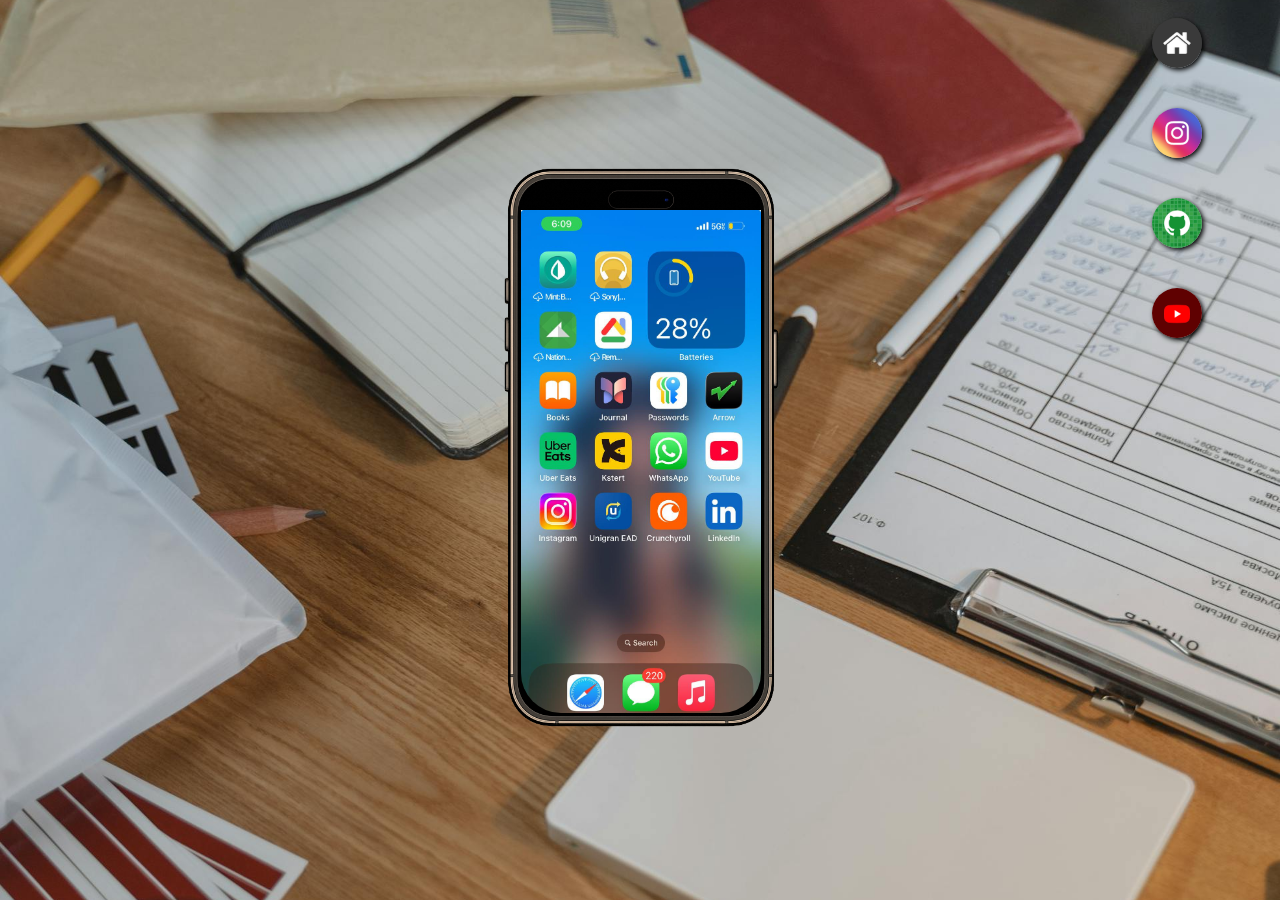
<file: index.html>
<!DOCTYPE html>
<html lang="en">
<head>
    <meta charset="UTF-8">
    <meta name="viewport" content="width=device-width, initial-scale=1.0">
    <title>Social project</title>
    <link rel="stylesheet" href="style/style.css">
</head>
<body>
    <section>
        <div id="iphone">
            <iframe name="frame" src="sites.extras/home.html" frameborder="0" width="500px" height="300px">

        </iframe>
        </div> 
        <div id="instagram" >
            <a href="sites.extras/insta.html"target="frame">
                <img class="logo" src="imagens/logo-instagram.jpg" alt="instagram" >
            </a>
        </div>  
        <div id="youtube" >
            <a href="sites.extras/youtube.html" target="frame">
                <img class="logo" src="imagens/logo-youtube.jpg" alt="instagram" >
            </a>
        </div>
        <div id="home" >
            <a href="sites.extras/home.html"
            target="frame">
                <img class="logo" src="imagens/logo-home.jpg" alt="instagram" >
            </a>
        </div>
        <div id="github" >
            <a href="sites.extras/github.html"   
            target="frame">
                <img class="logo" src="imagens/logo-github.jpg" alt="instagram" >
            </a>
        </div>     
    </section>   
</body>
</html>
</file>
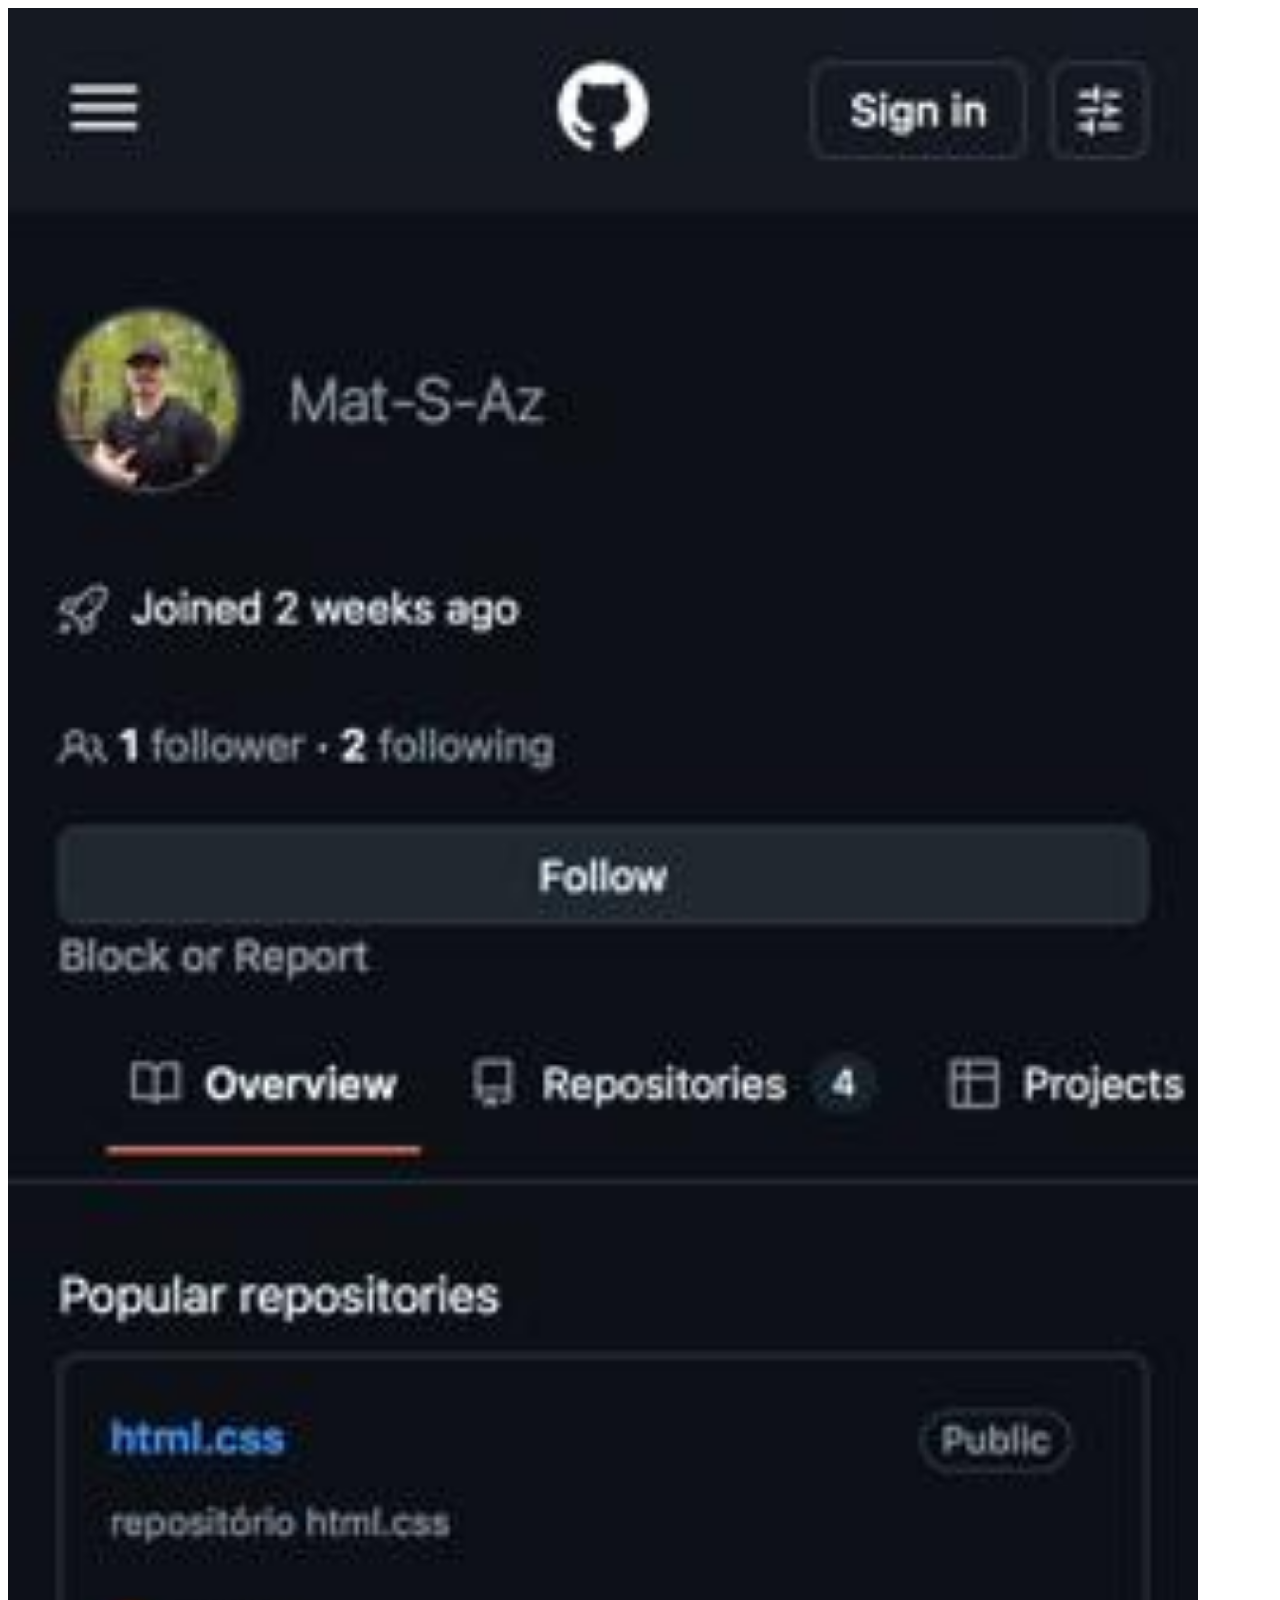
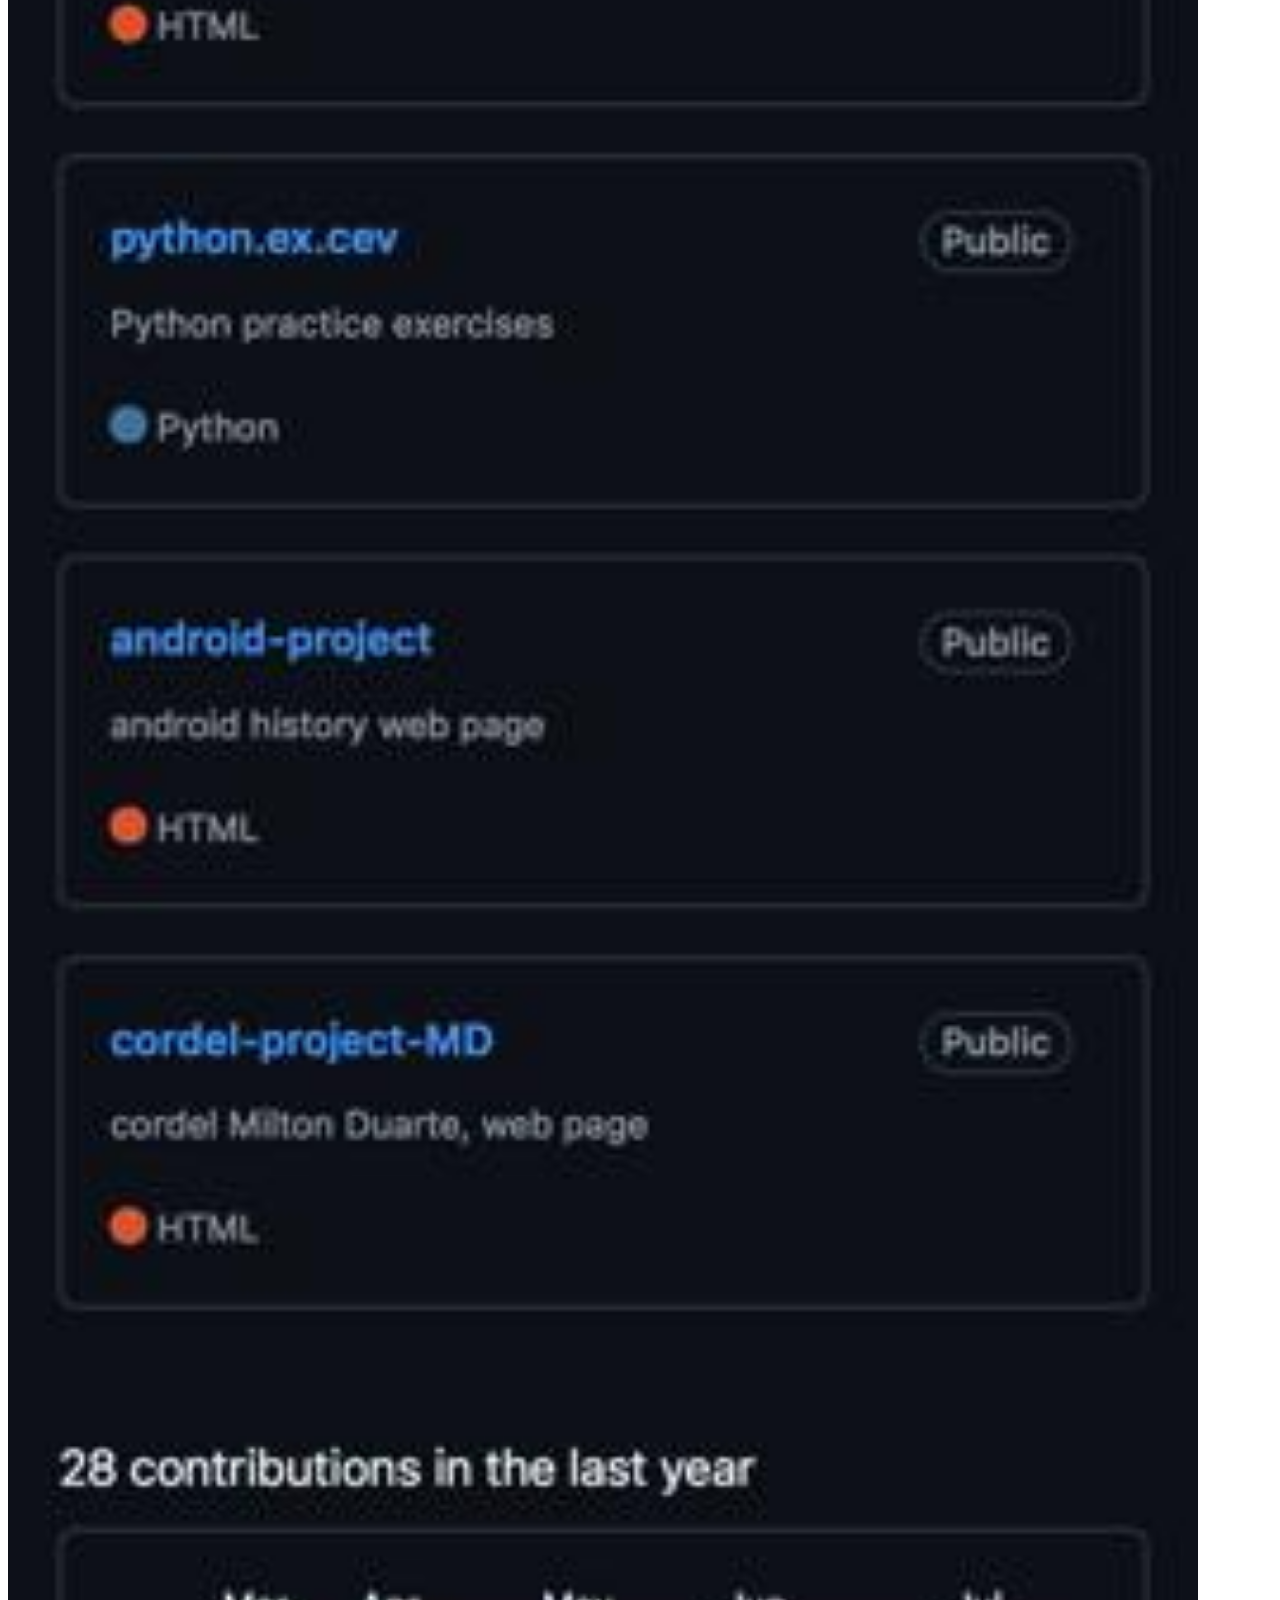
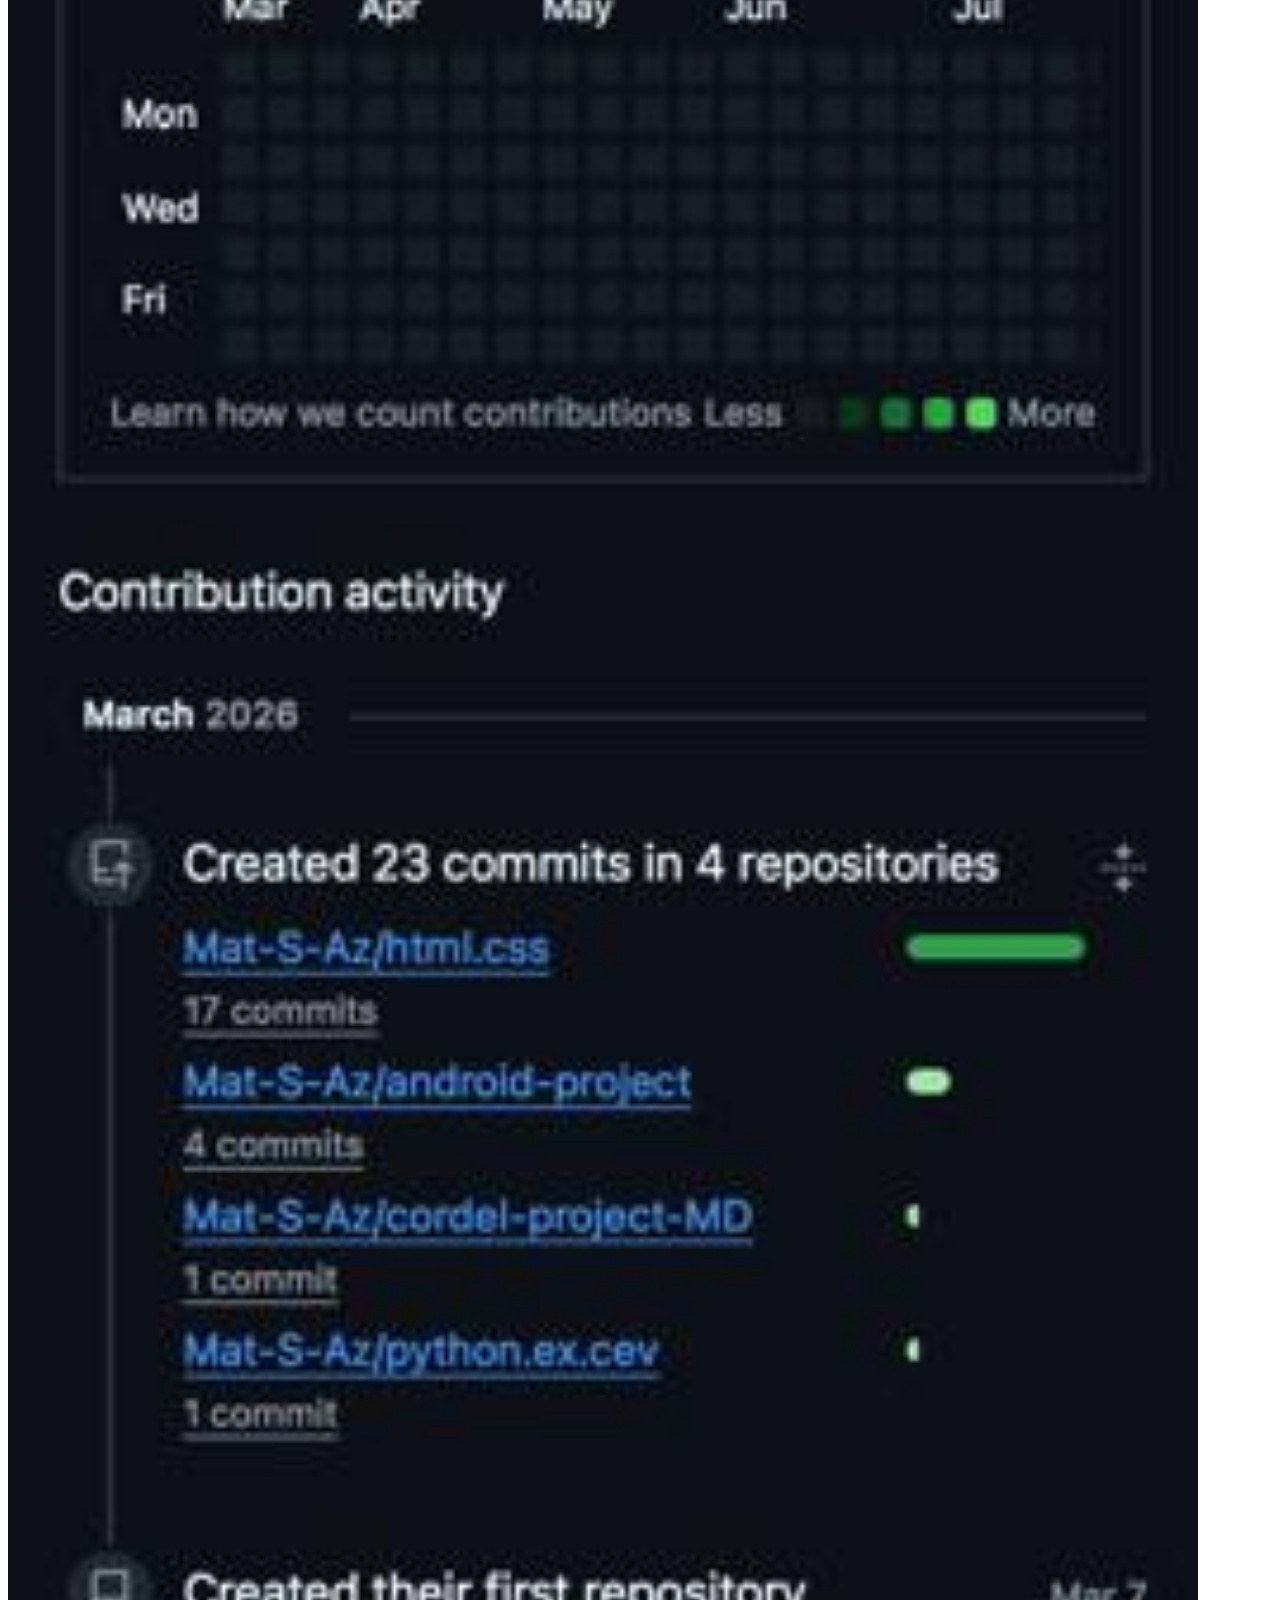
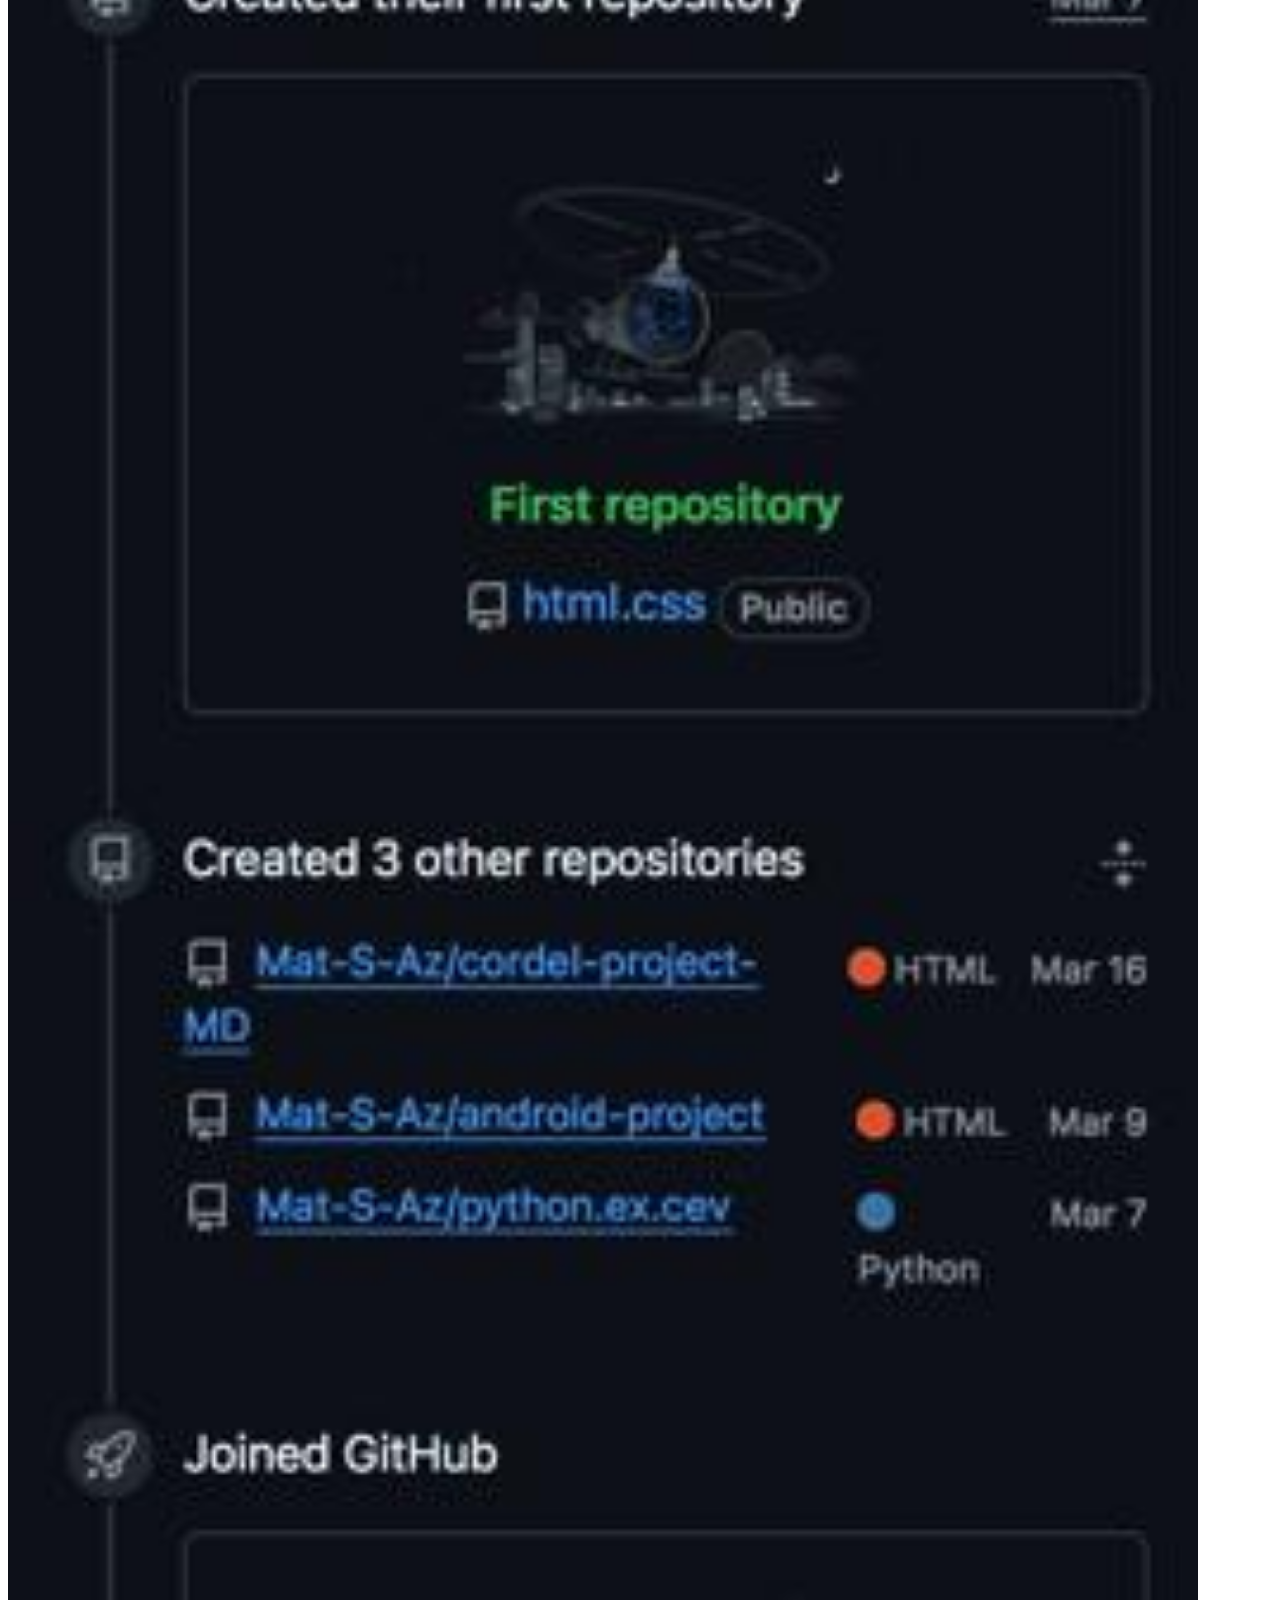
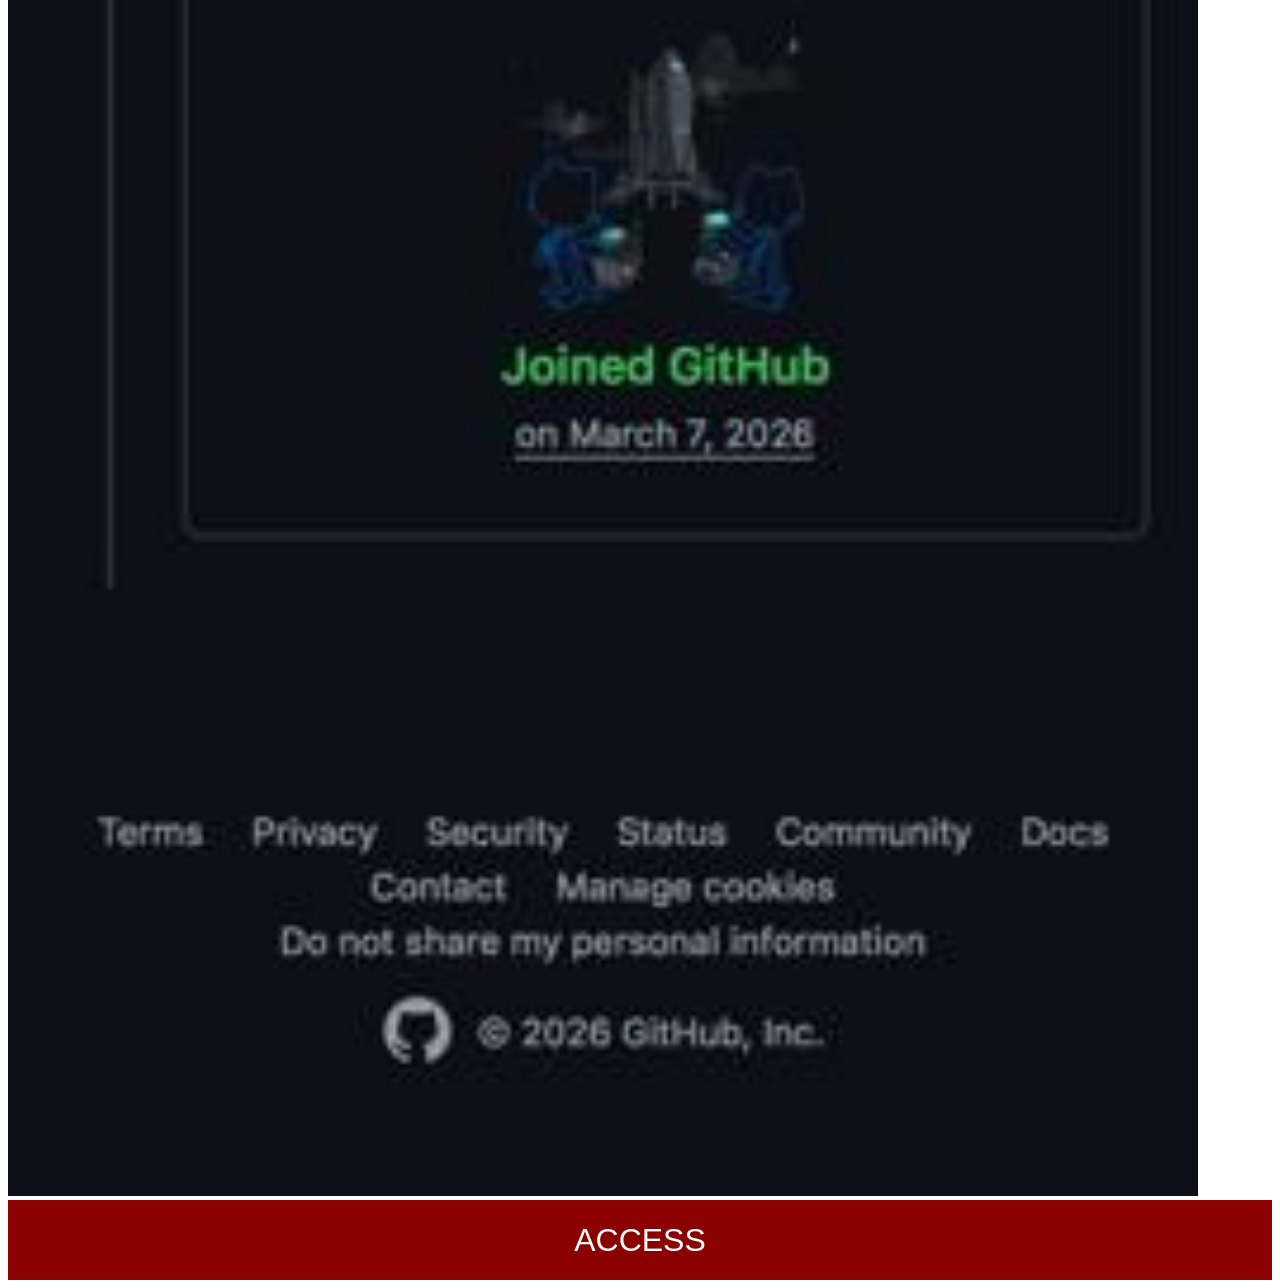
<file: sites.extras/github.html>
<!DOCTYPE html>
<html lang="en">
<head>
    <meta charset="UTF-8">
    <meta name="viewport" content="width=device-width, initial-scale=1.0">
    <title>github page</title>
    <style>
        
            
        
        img {
            width: 93vw;
            padding: 0%;
            margin: 0%;
        }

        /* Esconde a barra no Chrome, Edge, Safari */
        ::-webkit-scrollbar {
             display: none;
        }

/* Garante que o conteúdo ainda role */
        html, body {
        overflow-y: scroll;
        }

        a {
            display: flex;
            background-color: darkred;
            padding: 0%;
            margin: 0%;
            height: 80px;
            align-items: center;
            justify-content: center;
            color: white;
            text-decoration: none;
            font-family: 'Gill Sans', 'Gill Sans MT', Calibri, 'Trebuchet MS', sans-serif;
            font-size: 200%;


        }

        
    </style>
</head>

<body>
    <img src="../imagens/github.jpeg" alt="instagram">
    <a href="https://github.com/Mat-S-Az" target="_blank">ACCESS</a>
   

</body>

</html>
</file>
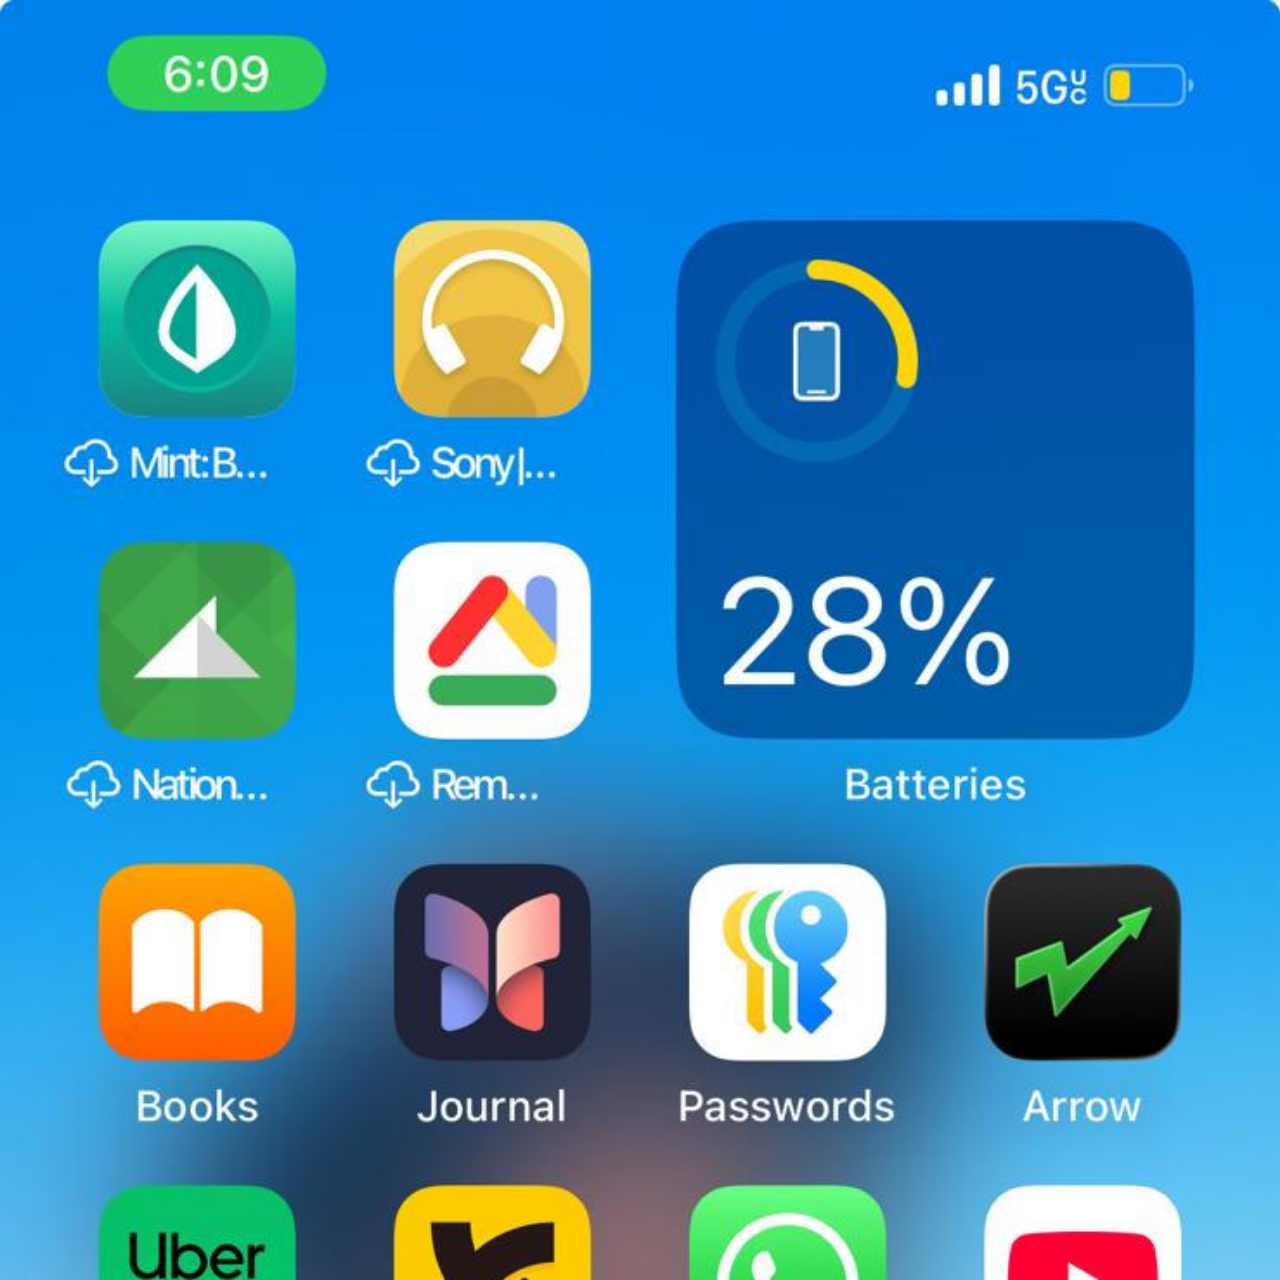
<file: sites.extras/home.html>
<!DOCTYPE html>
<html lang="en">
<head>
    <meta charset="UTF-8">
    <meta name="viewport" content="width=device-width, initial-scale=1.0">
    <title>home</title>

    <style>
        * {
            margin: 0px;
            padding: 0px;
        }
        body {
            background-image: url(../imagens/tela-padrao.jpg);
            background-size: cover;
            height: 100vw;
            width: 100vw;
            background-repeat: no-repeat;
            background-position: top center;
            
        }
    </style>
</head>
<body>
    
</body>
</html>
</file>
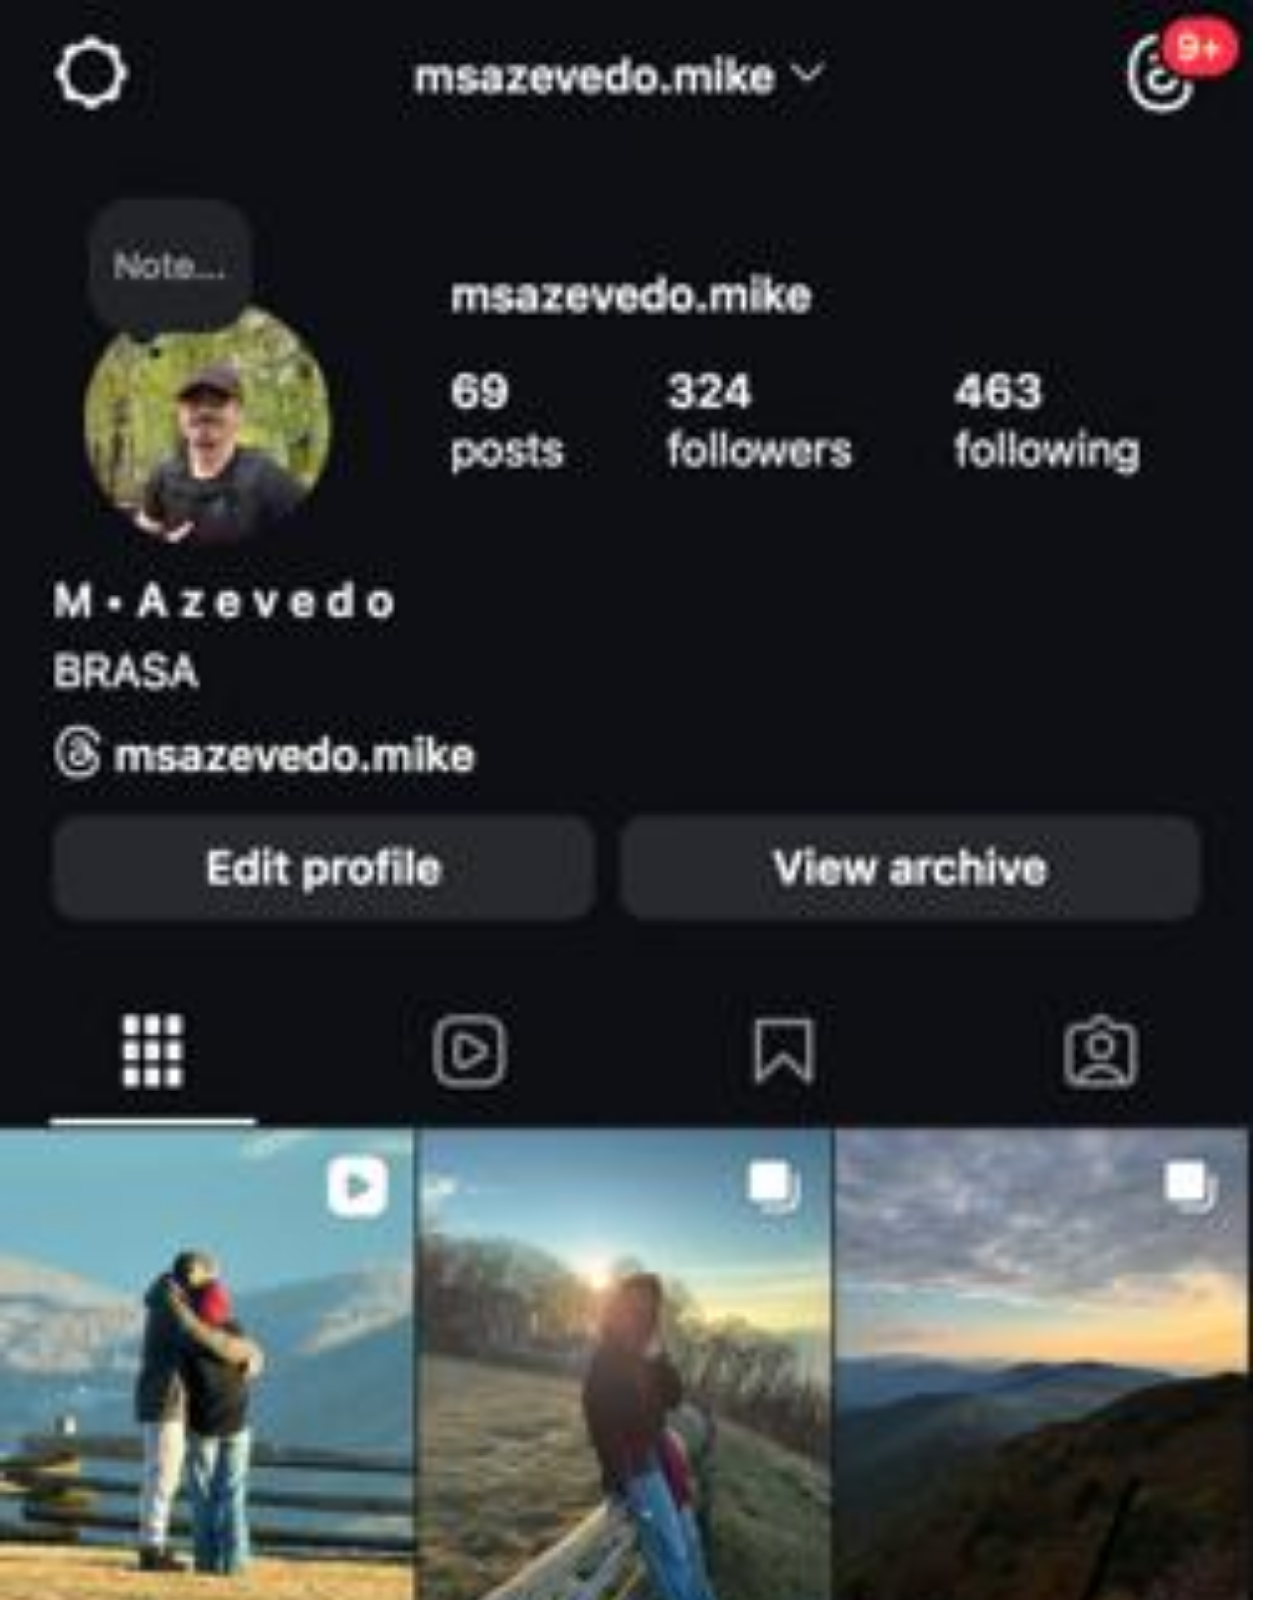
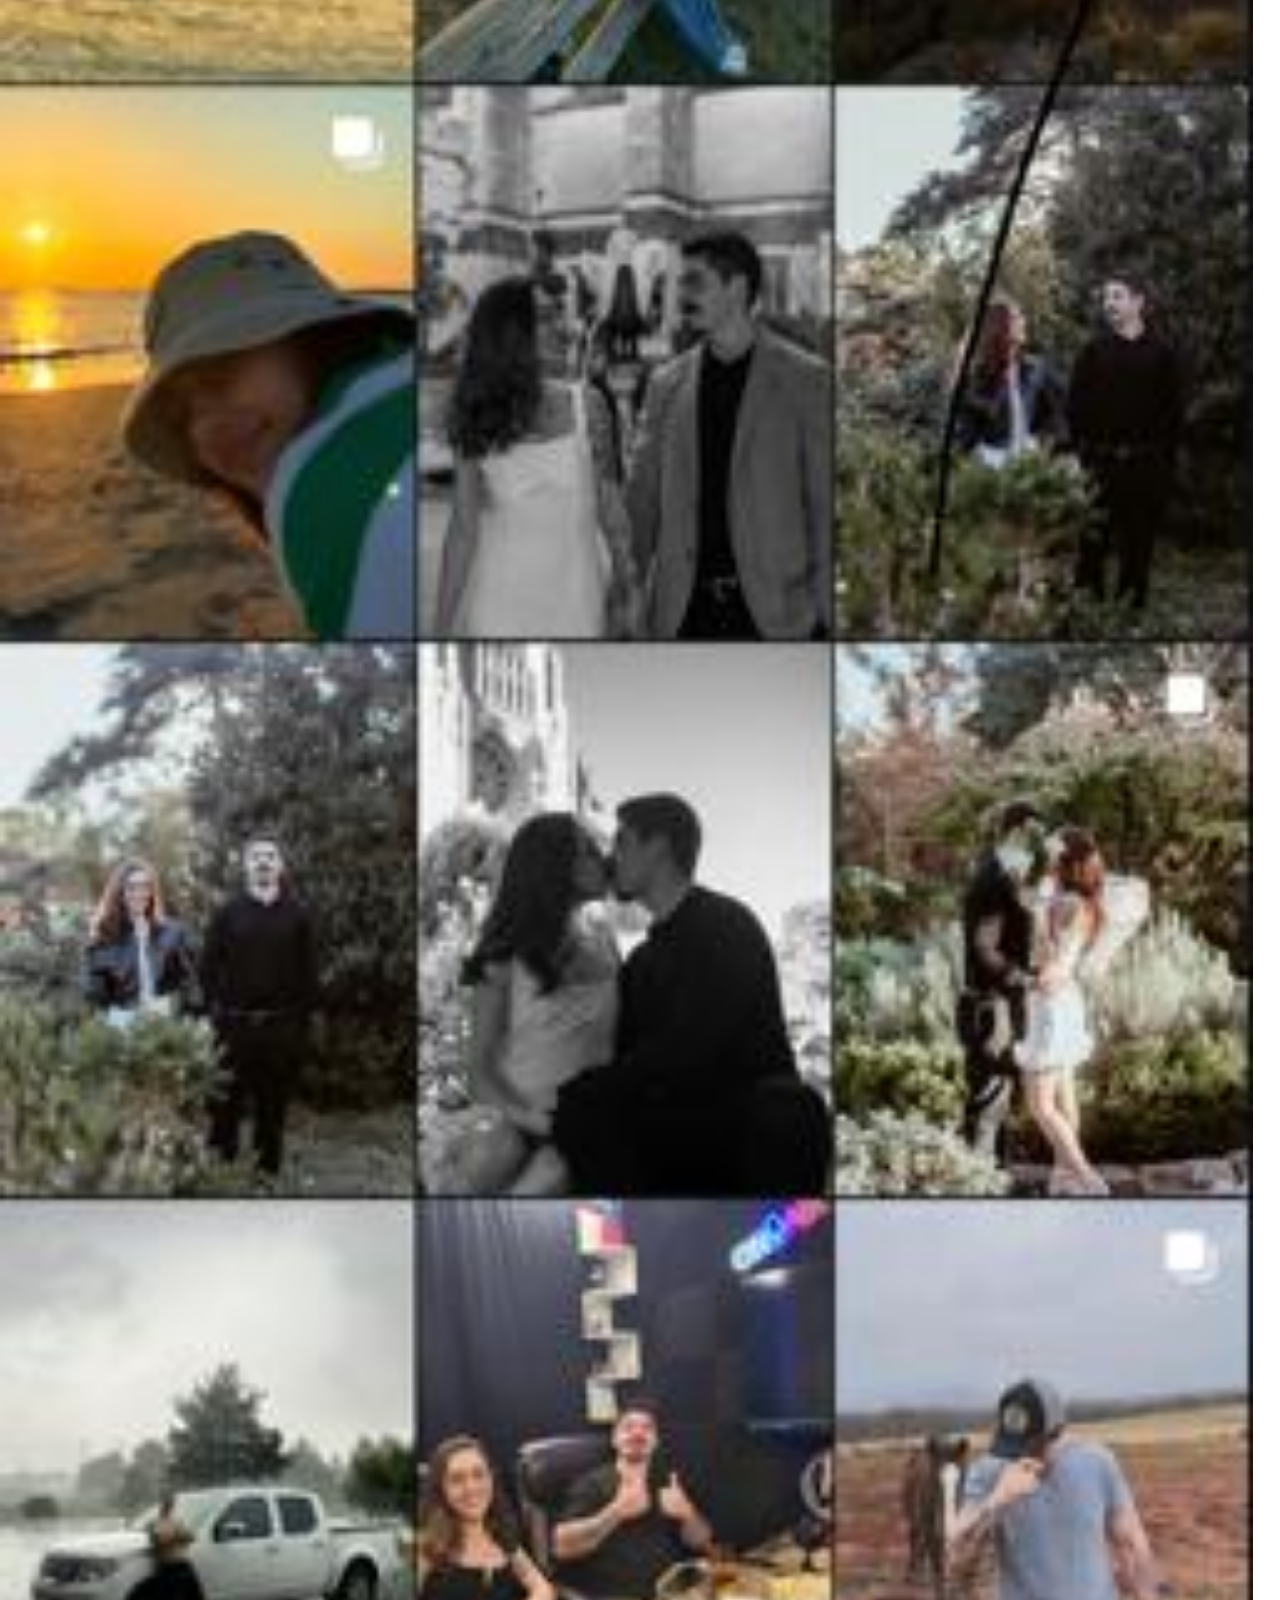
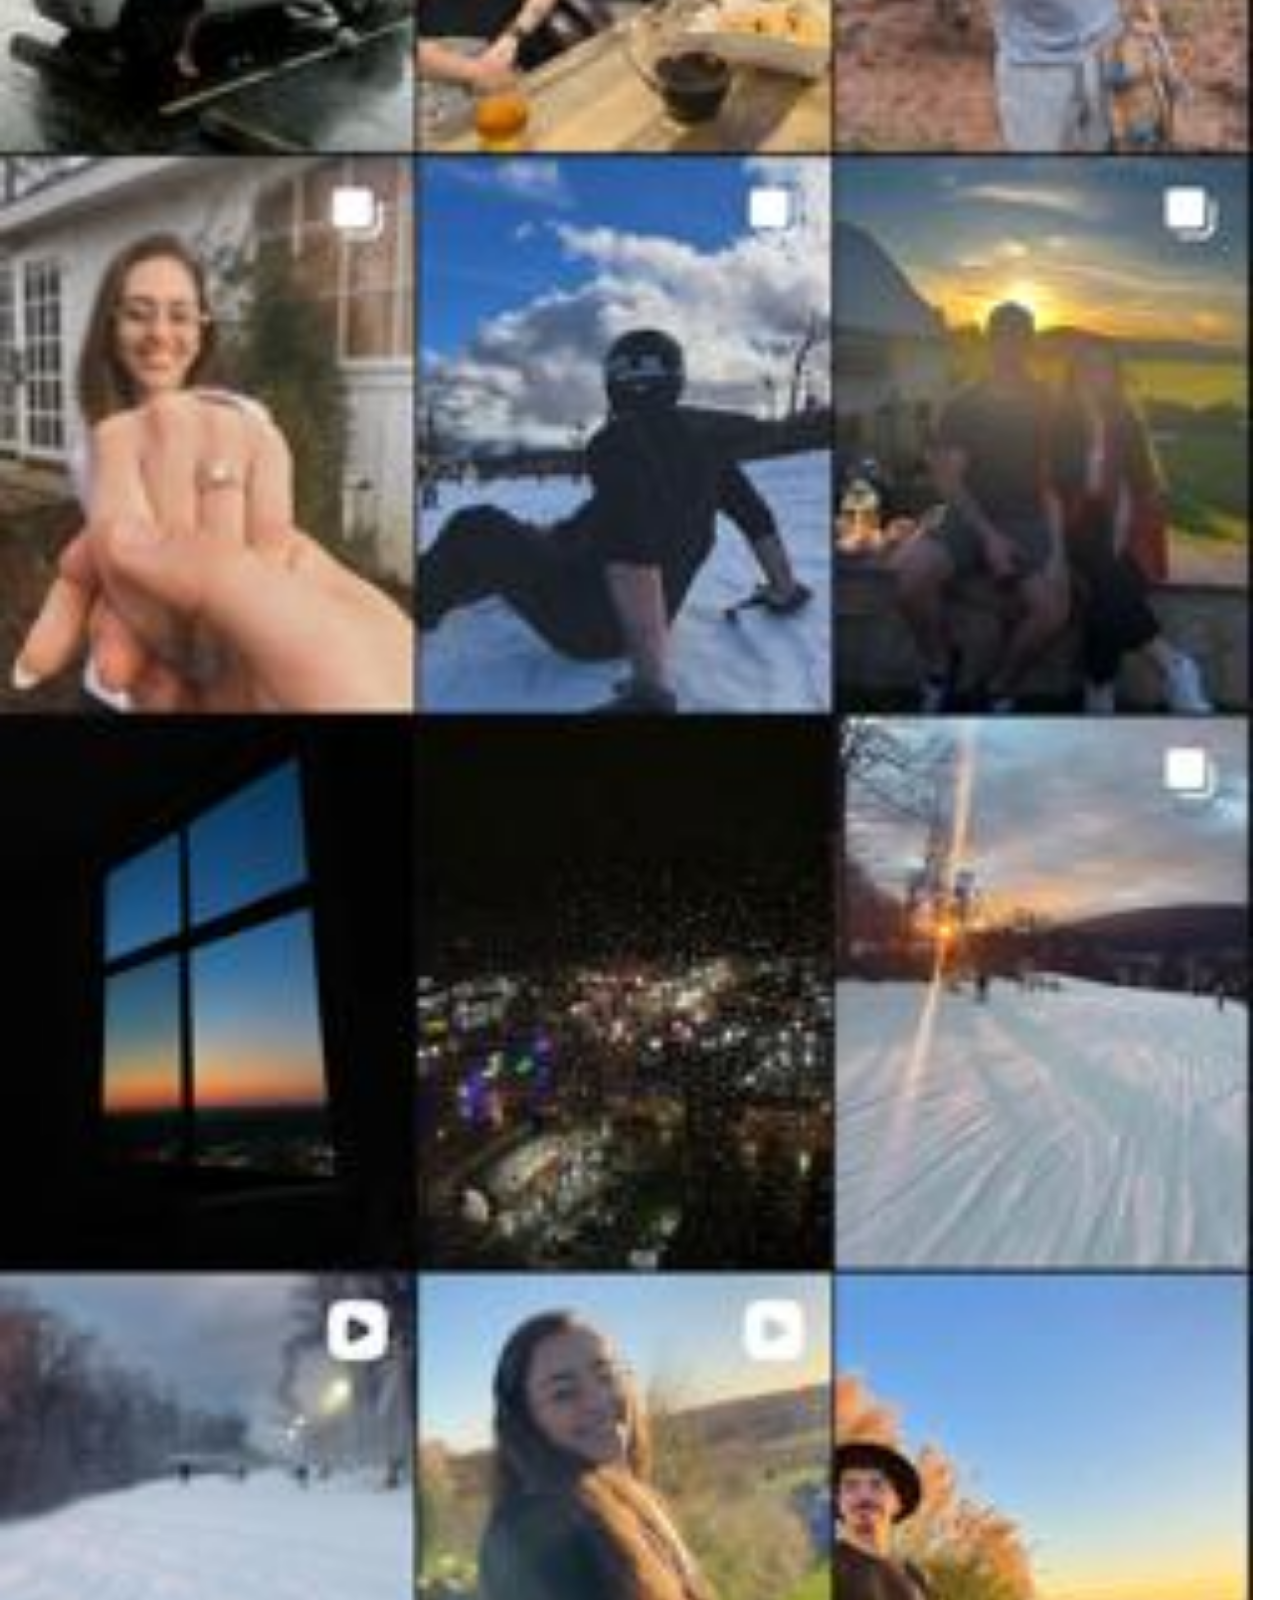
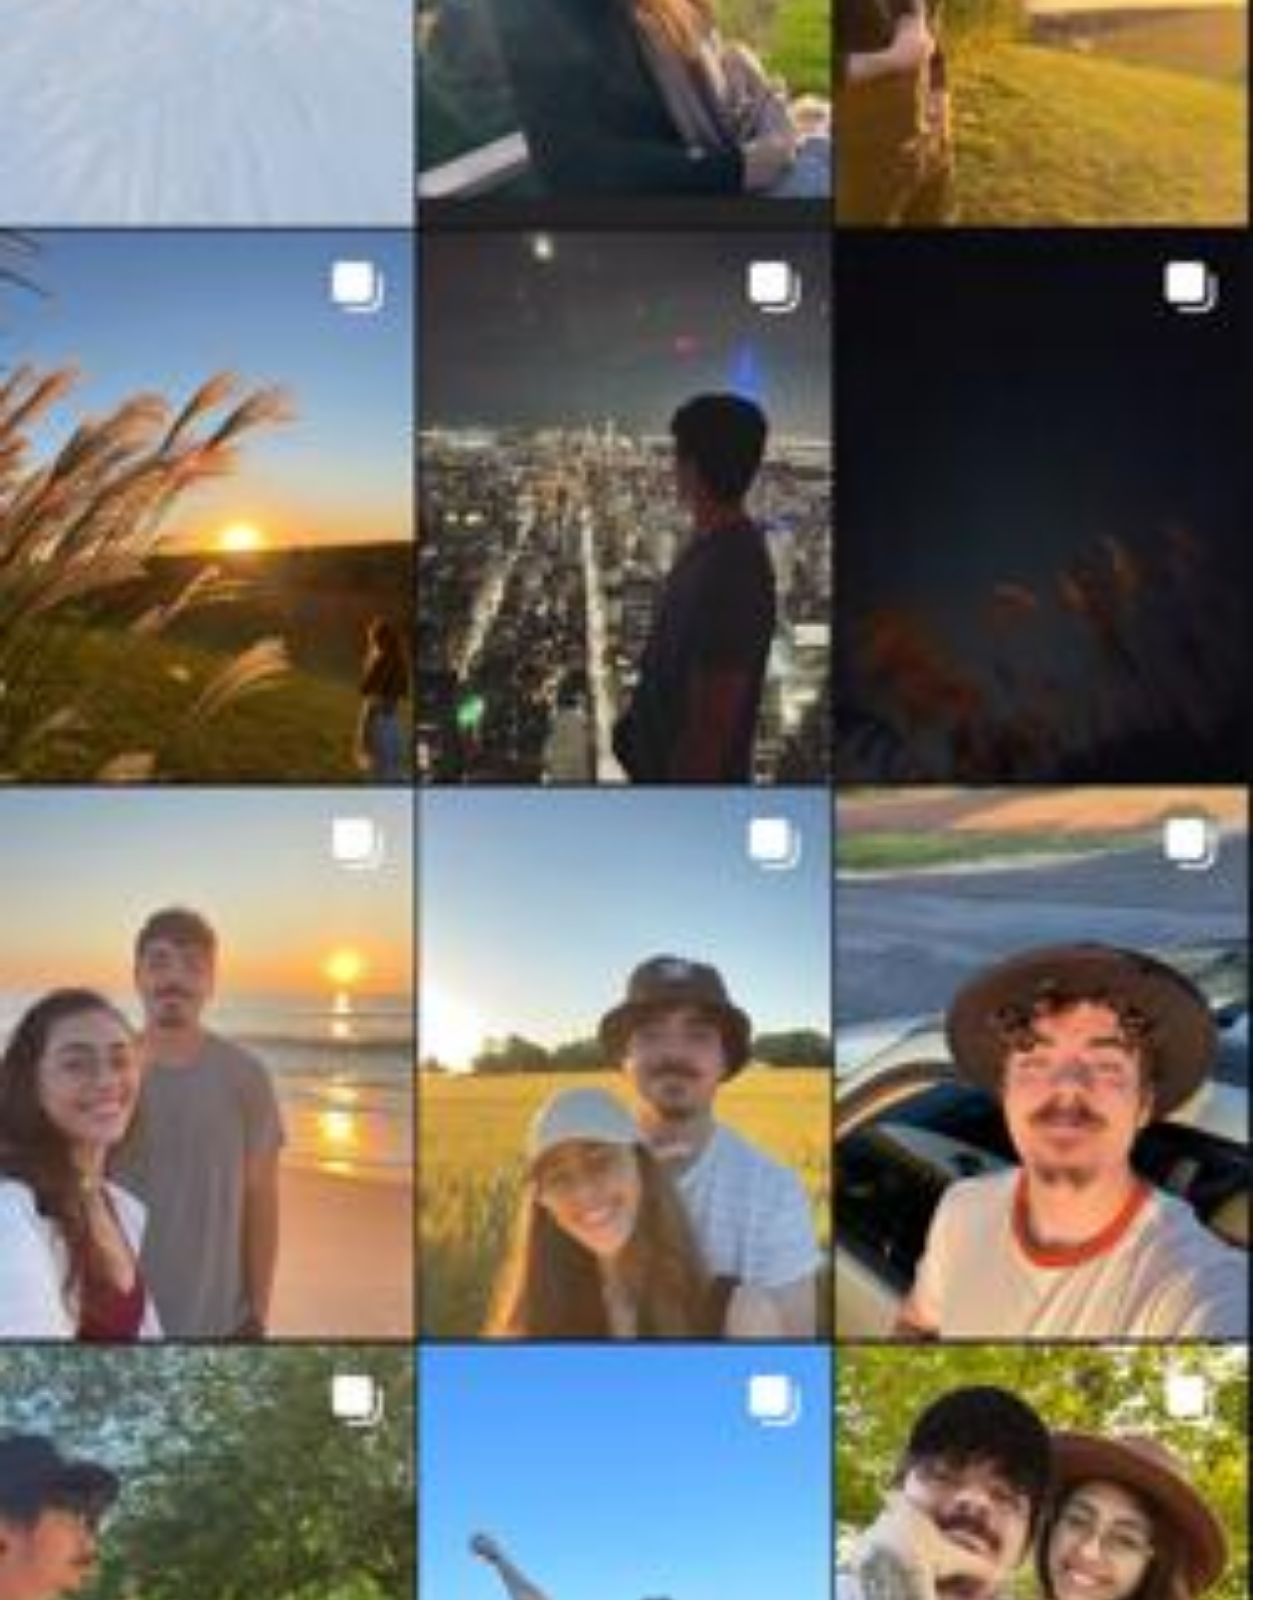
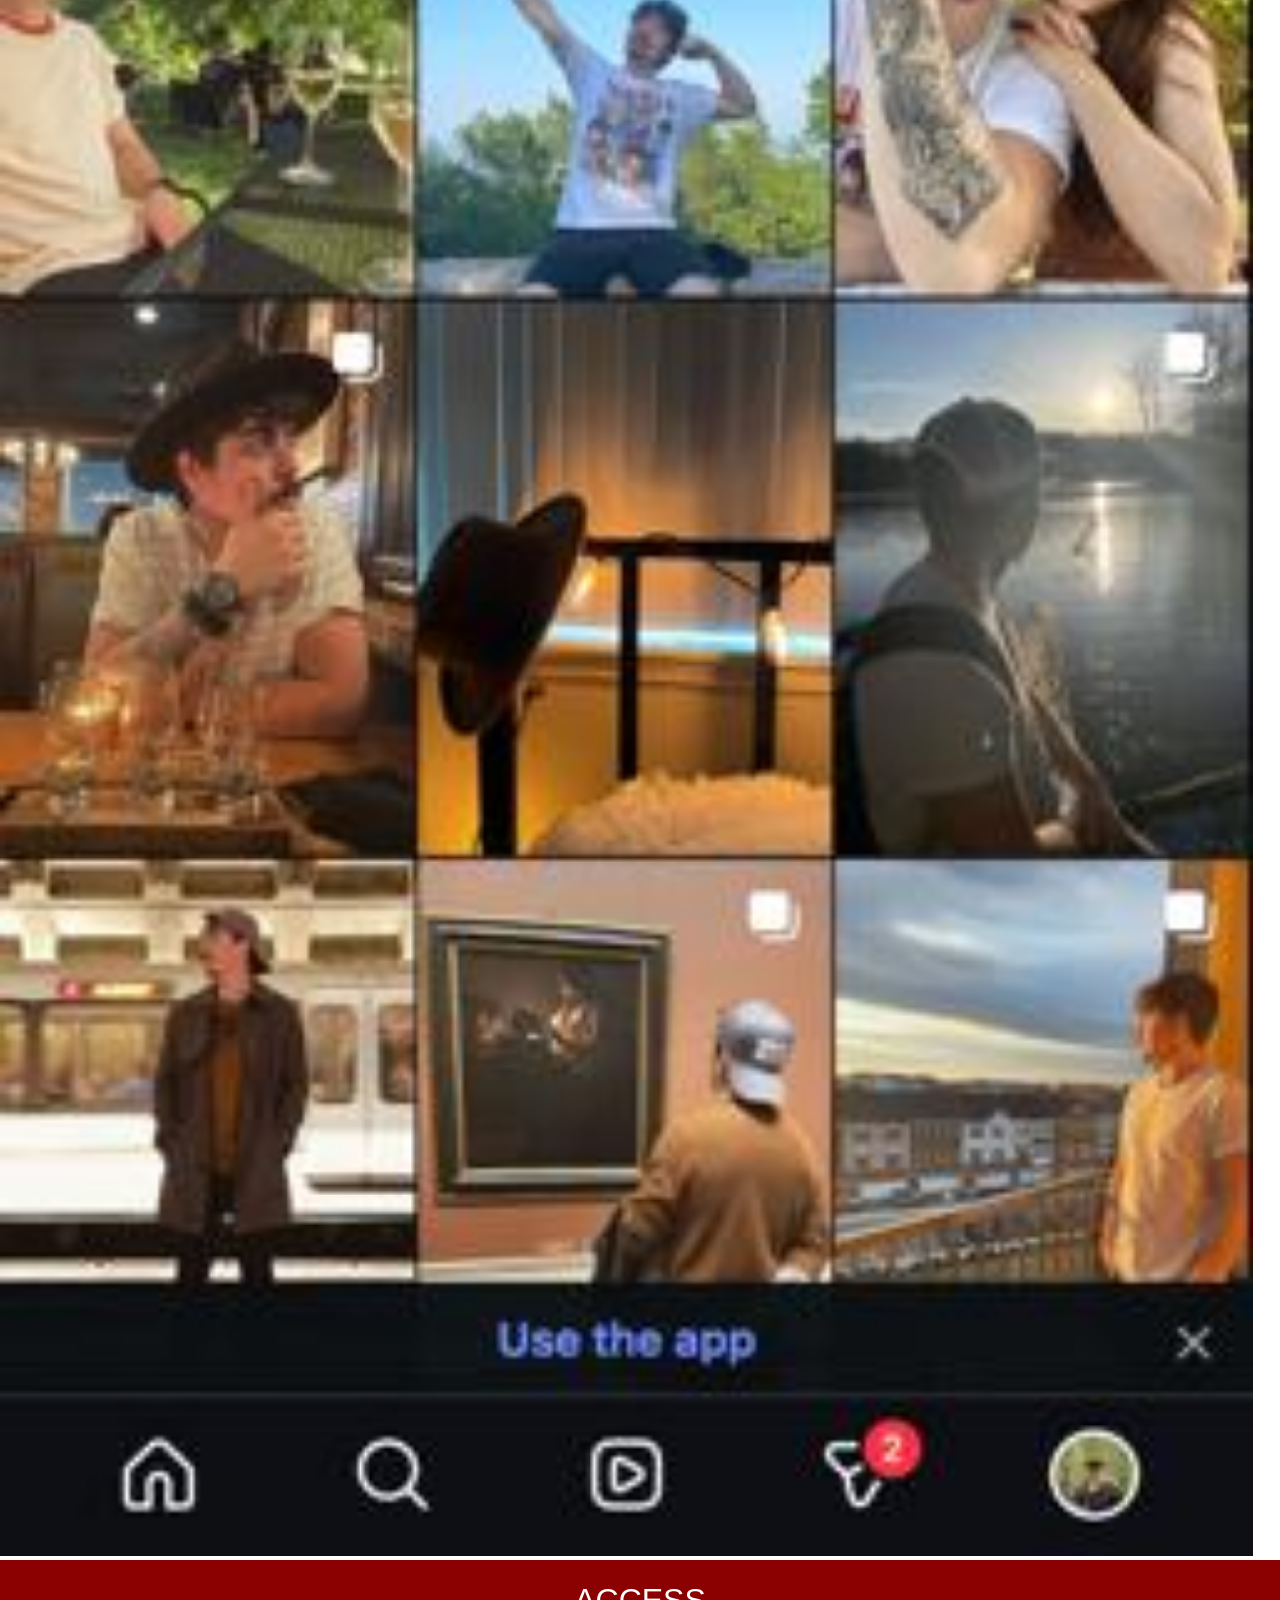
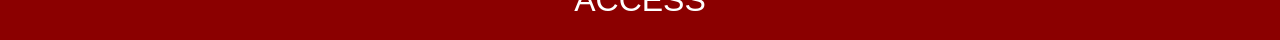
<file: sites.extras/insta.html>
<!DOCTYPE html>
<html lang="en">
<head>
    <meta charset="UTF-8">
    <meta name="viewport" content="width=device-width, initial-scale=1.0">
    <title>insta page</title>
    <style>
        * {
            padding: 0%;
            margin: 0%;
            
        }
        img {
            width: 97.9vw;
        }

        /* Esconde a barra no Chrome, Edge, Safari */
        ::-webkit-scrollbar {
             display: none;
        }

        /* Garante que o conteúdo ainda role */
        html, body {
        overflow-y: scroll;
        }
        a {
            display: flex;
            background-color: darkred;
            padding: 0%;
            margin: 0%;
            height: 80px;
            align-items: center;
            justify-content: center;
            color: white;
            text-decoration: none;
            font-family: 'Gill Sans', 'Gill Sans MT', Calibri, 'Trebuchet MS', sans-serif;
            font-size: 200%;


        }
    </style>
</head>

<body>
    <img src="../imagens/meu-insta.jpeg" alt="instagram">
    <a href="https://www.instagram.com/msazevedo.mike/" target="_blank">ACCESS</a>

    
</body>
</html>
</file>
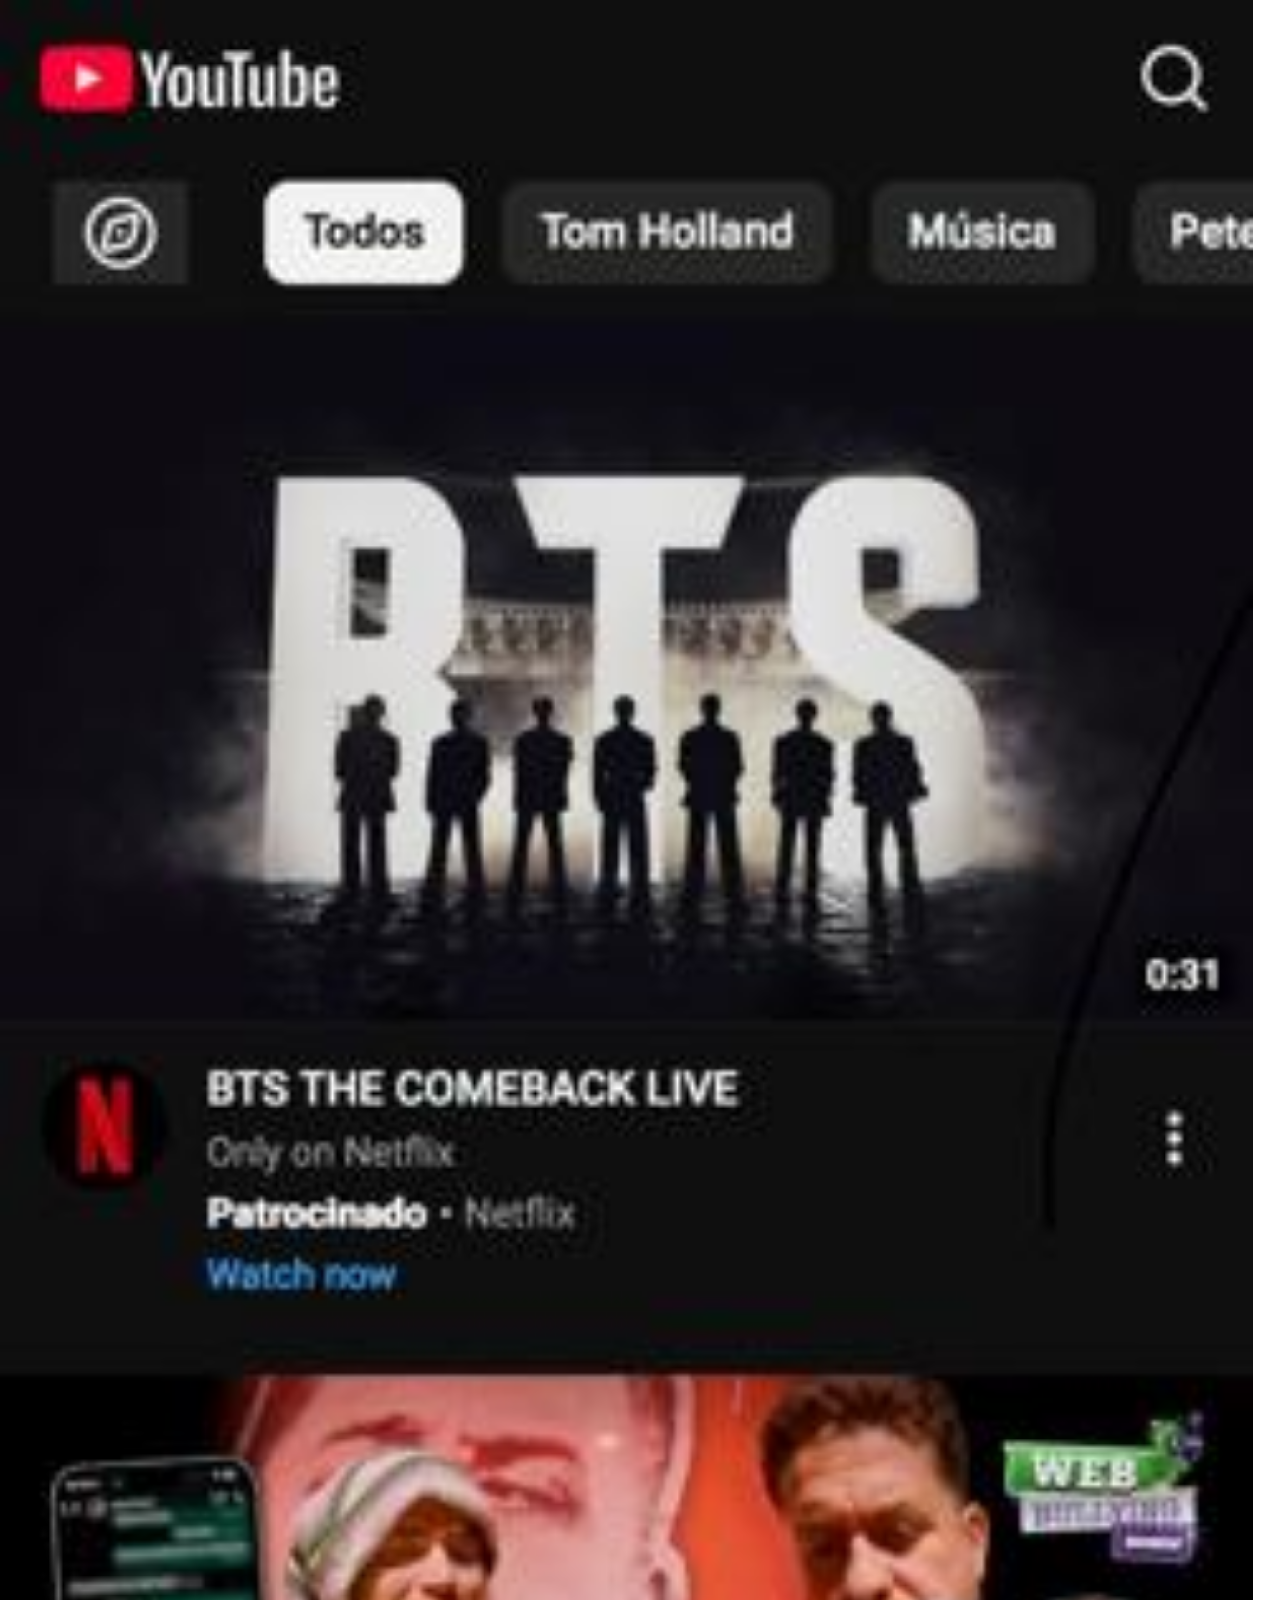
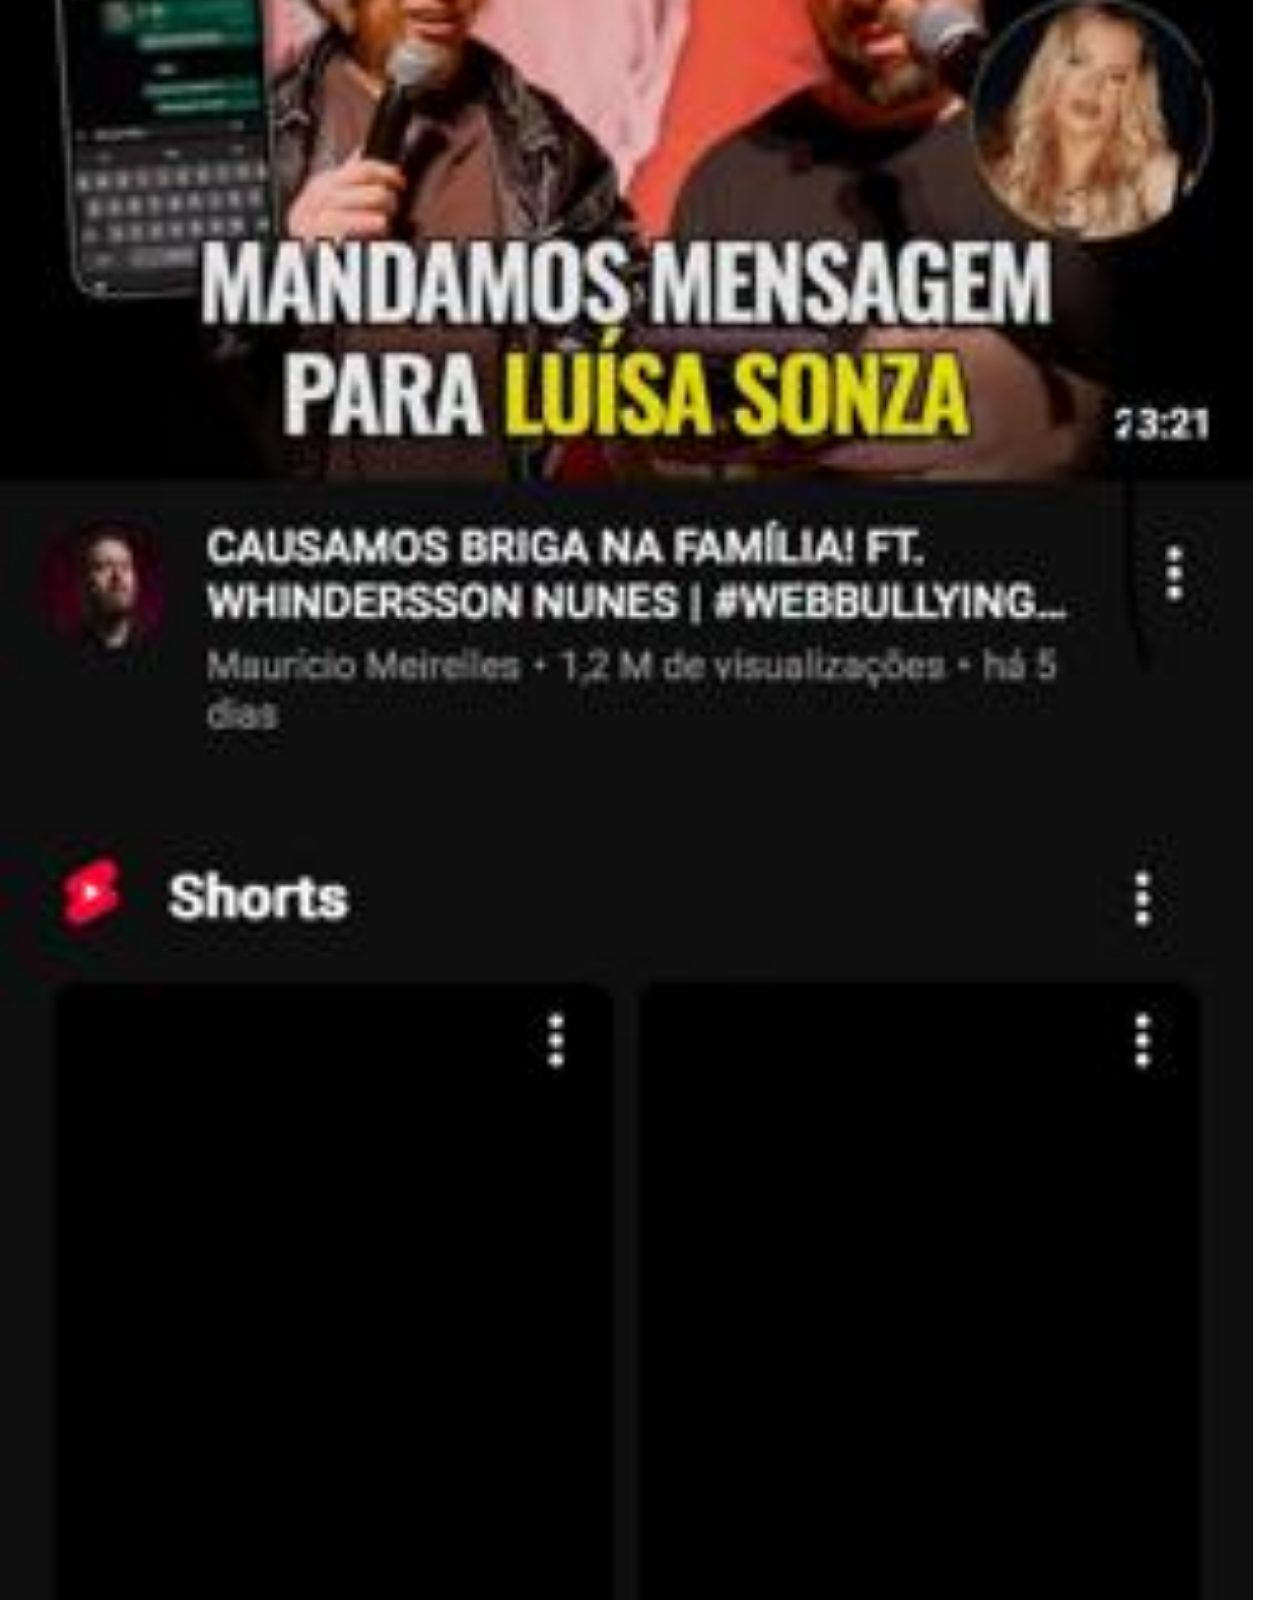
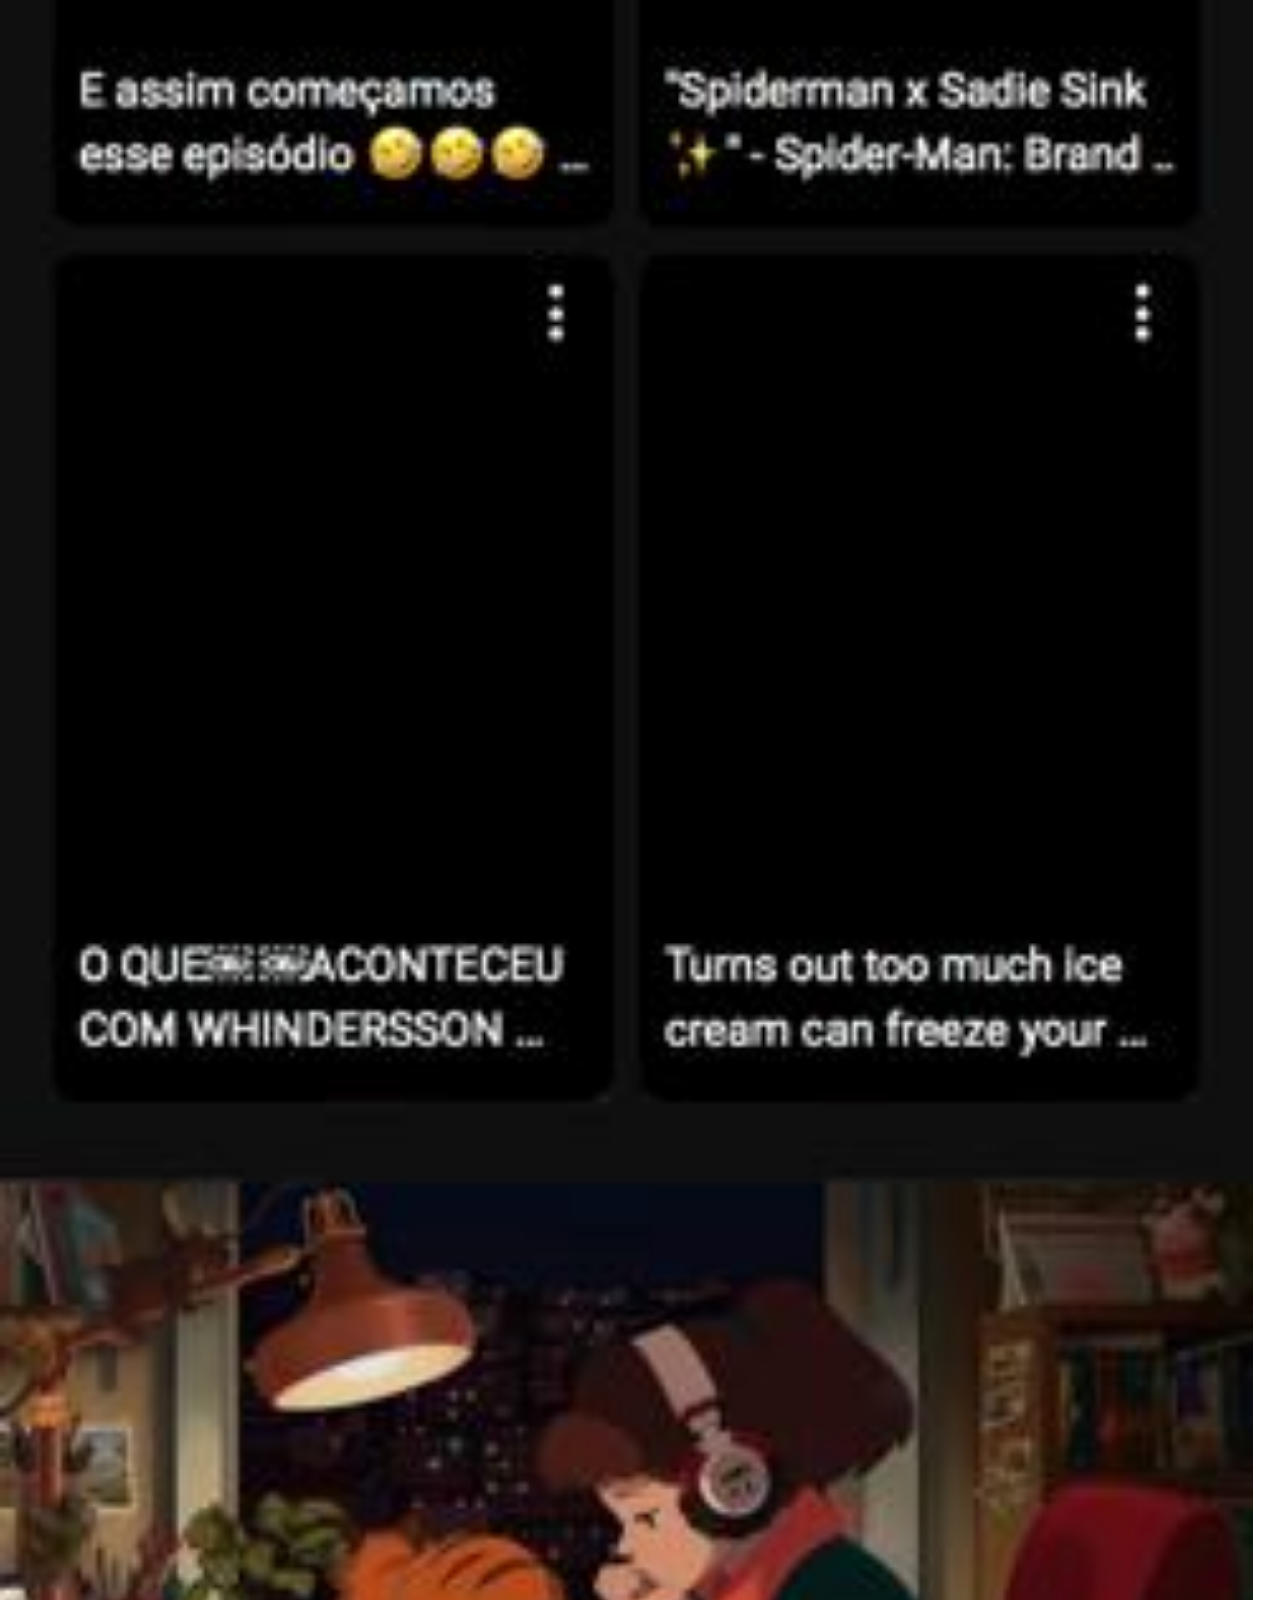
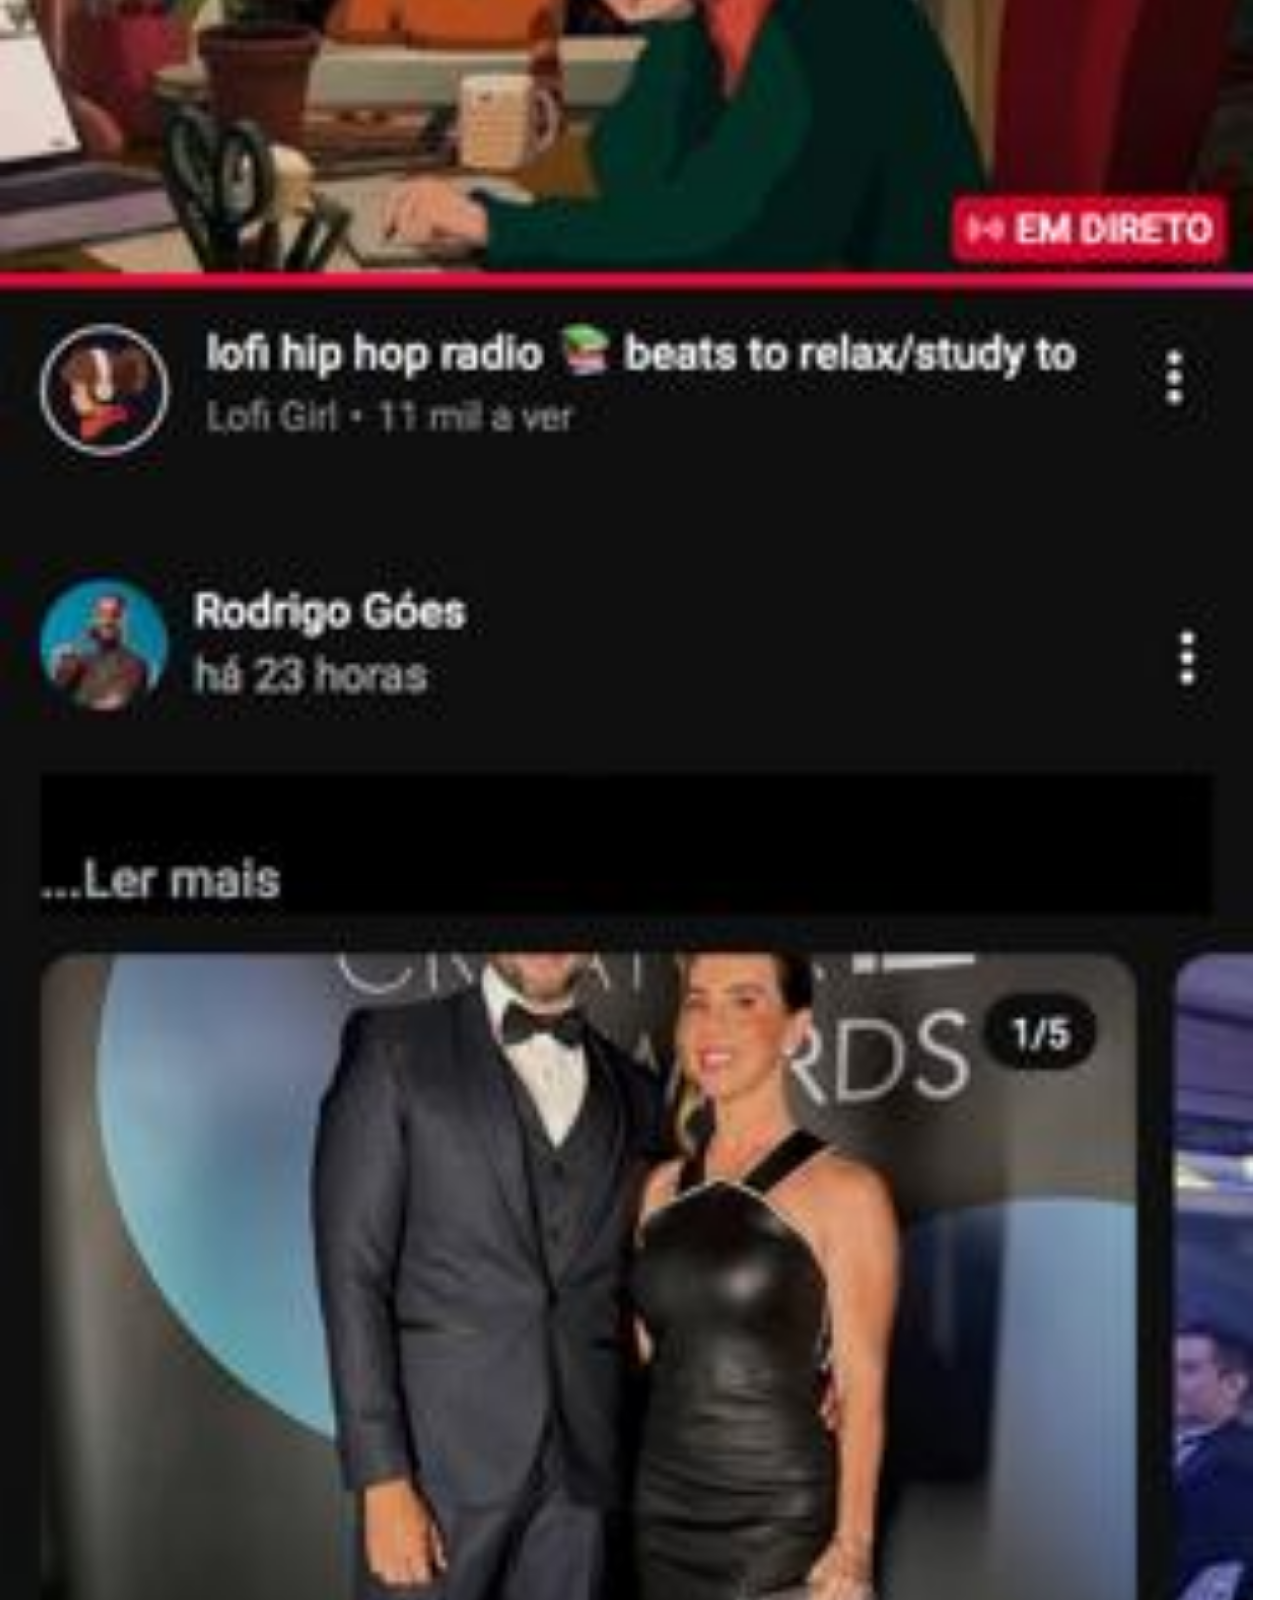
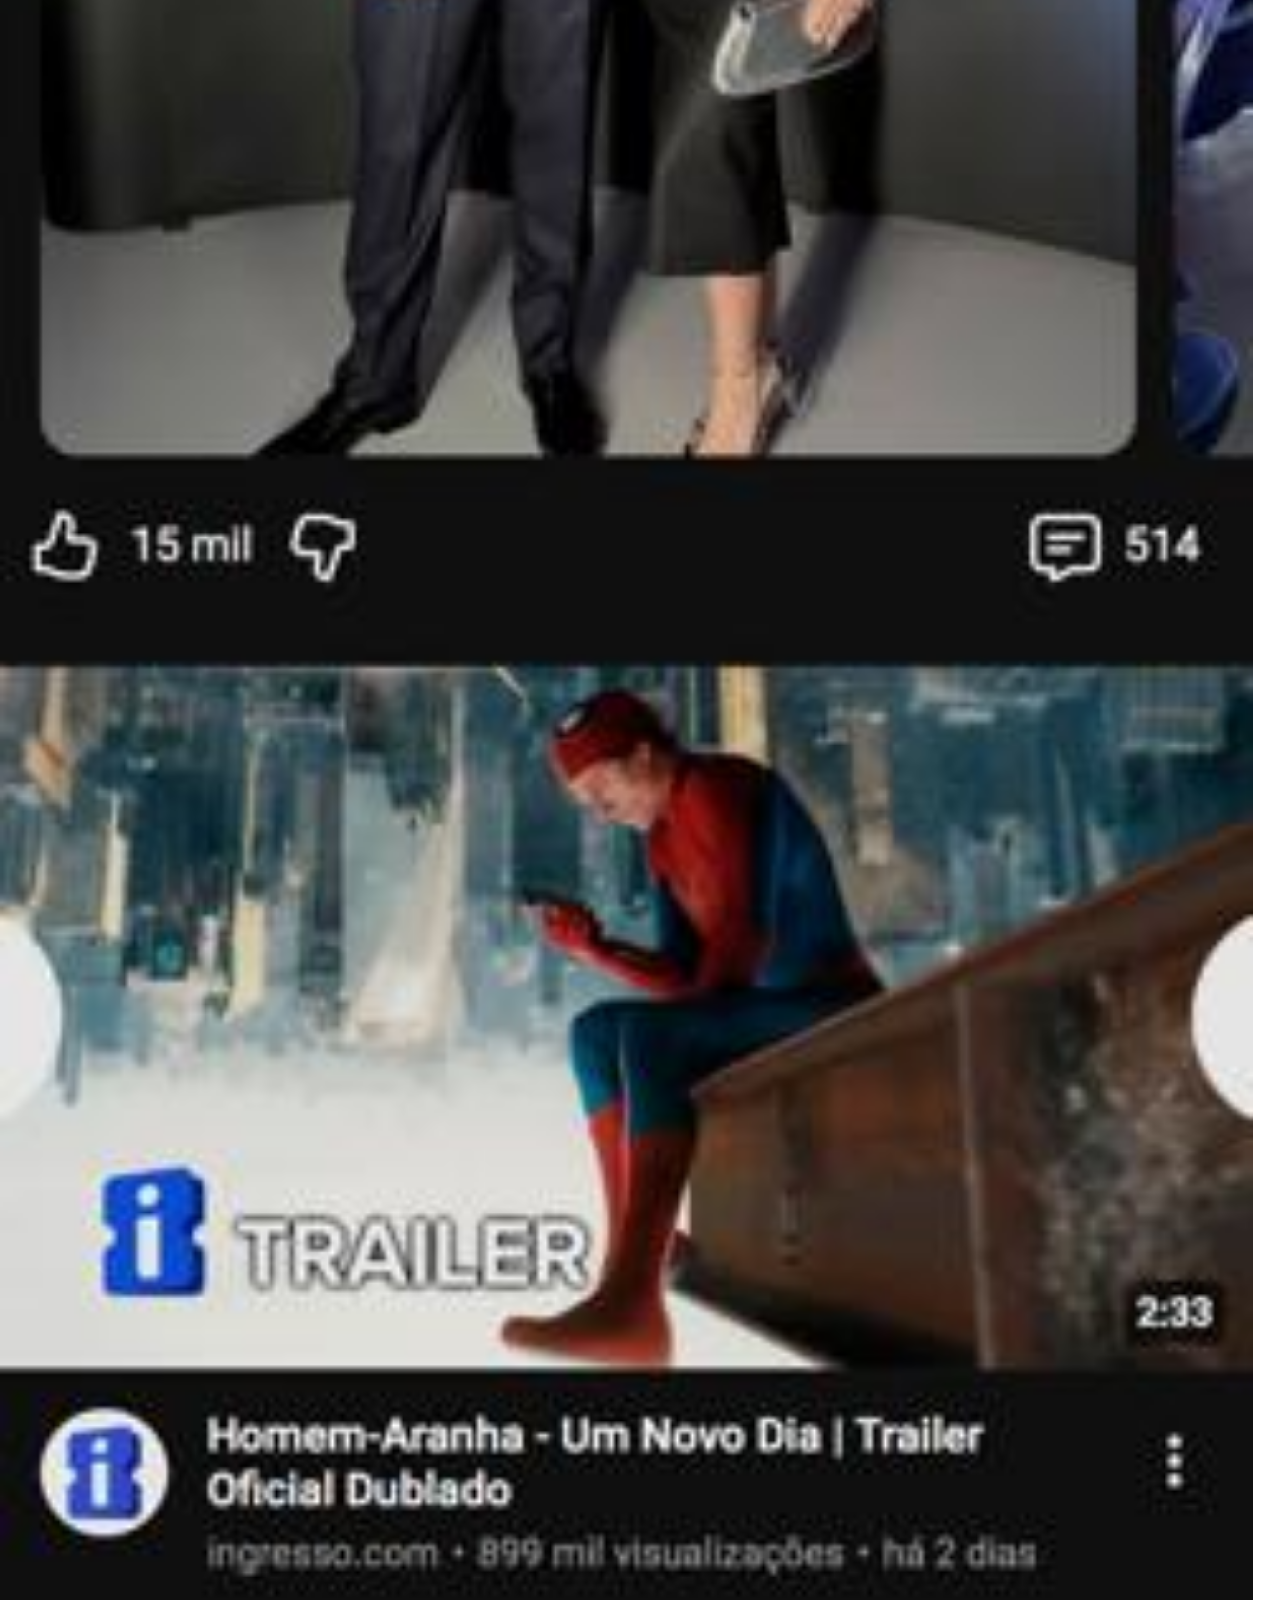
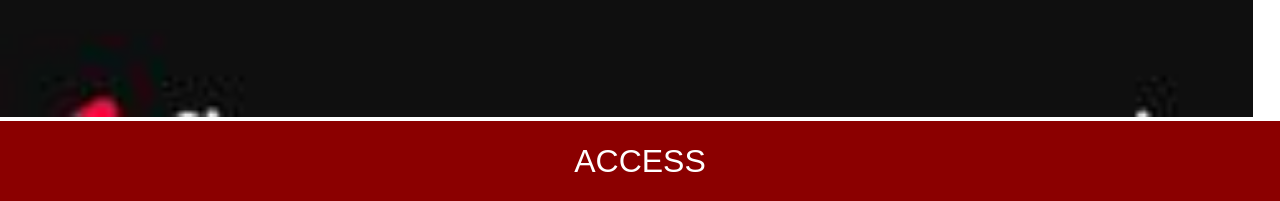
<file: sites.extras/youtube.html>
<!DOCTYPE html>
<html lang="en">
<head>
    <meta charset="UTF-8">
    <meta name="viewport" content="width=device-width, initial-scale=1.0">
    <title>youtube page</title>
    <style>
        * {
            padding: 0%;
            margin: 0%;
            
        }
        img {
            width: 97.9vw;
        }

        /* Esconde a barra no Chrome, Edge, Safari */
        ::-webkit-scrollbar {
             display: none;
        }

        /* Garante que o conteúdo ainda role */
        html, body {
        overflow-y: scroll;
        }
        a {
            display: flex;
            background-color: darkred;
            padding: 0%;
            margin: 0%;
            height: 80px;
            align-items: center;
            justify-content: center;
            color: white;
            text-decoration: none;
            font-family: 'Gill Sans', 'Gill Sans MT', Calibri, 'Trebuchet MS', sans-serif;
            font-size: 200%;


        }
    </style>
</head>

<body>
    <img src="../imagens/youtube.jpeg" alt="instagram">
    <a href="https://www.youtube.com/" target="_blank">ACCESS</a>


    
</body>
</html>
</file>
<file: style/style.css>
body {
    background-image:url(../imagens/pexels-tima-miroshnichenko-6169018.jpg);
    background-size: cover;
    background-repeat: no-repeat;
    background-attachment: fixed;
    background-position: center center;
}
#iphone {
    height: 600px;
    width: 600px;
    background-size: contain;
    background-repeat: no-repeat;
    background-position: center center;
    background-image: url(../imagens/iphone.png);
    position: absolute;
    left: 50%;
    top: 50%;
    transform: translate(-50%, -50%);
    

}
iframe {
    position: relative;
    height: 503px;
    width: 240px;
    top: 60px;
    left: 181px;
    border-radius: 0px 0px 40px 40px;

}

#instagram {
    position: absolute;
    left: 90%;
    top: 12%;
}

#home {
    position: absolute;
    left: 90%;
    top: 2%;

}

#github {
    position: absolute;
    left: 90%;
    top: 22%;

}

#youtube {
    position: absolute;
    left: 90%;
    top: 32%;

}

.logo{
    height: 50px;
    width: 50px;
    border-radius: 50%;
    box-shadow: 2px 2px 5px black;
}



.logo:hover {
    height: 49px;
    width: 49px;
    box-shadow: 1px 1px 8px rgba(255, 255, 255, 0.459);
    transition: 0.15s;
}
</file>
